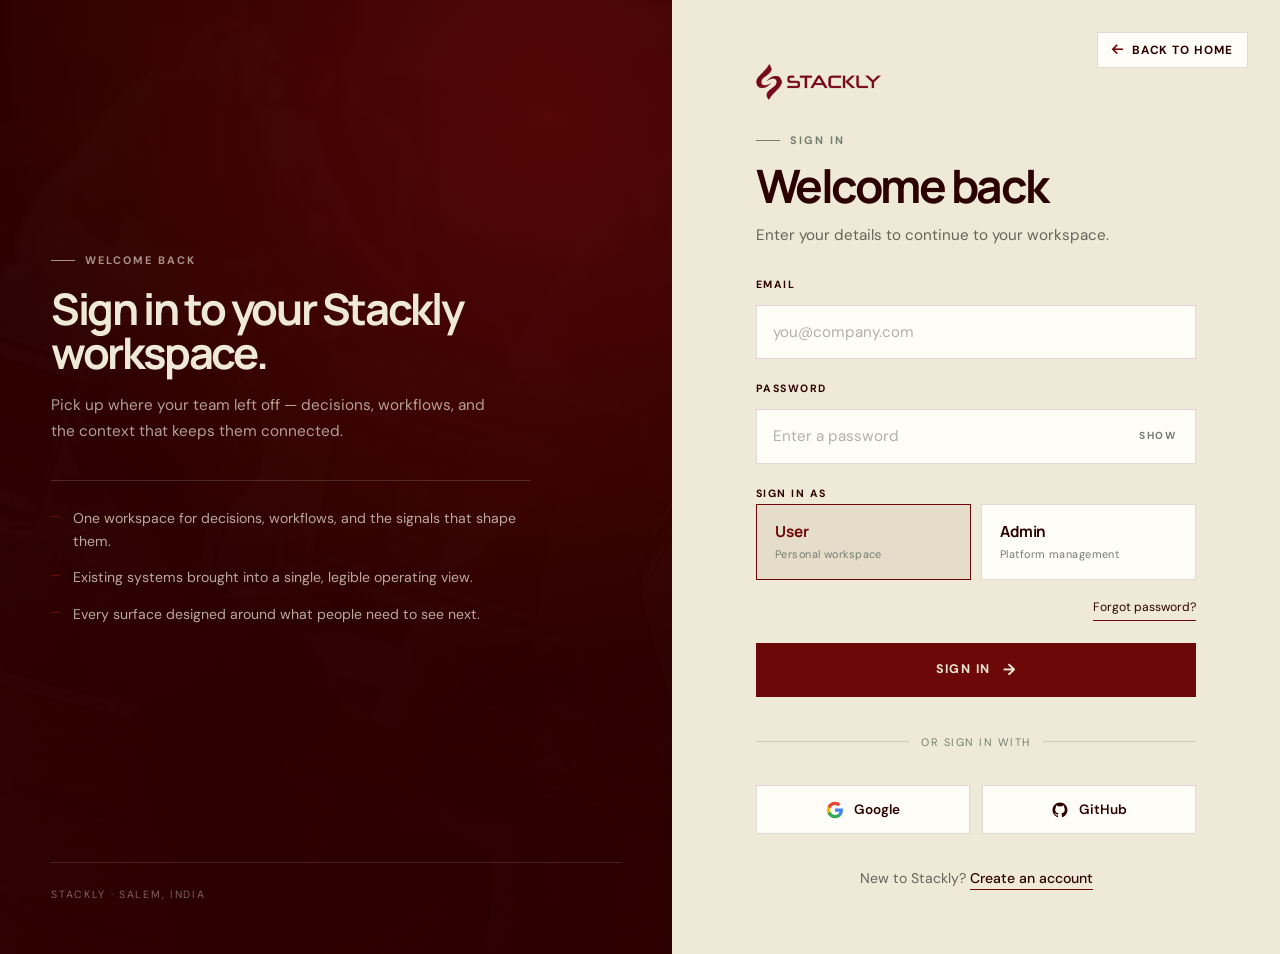
<file: html/login.html>
<!doctype html>
<html lang="en">

<head>
    <meta charset="utf-8">
    <meta name="viewport" content="width=device-width, initial-scale=1">
    <meta name="theme-color" content="#2D0000">
    <meta name="description"
        content="Sign in to your Stackly workspace — a front-end demonstration only. No credentials are transmitted, stored, or validated.">
    <meta name="robots" content="noindex">
    <title>Sign in — Stackly</title>
    <link rel="preconnect" href="https://fonts.googleapis.com">
    <link rel="stylesheet" href="https://cdnjs.cloudflare.com/ajax/libs/font-awesome/6.5.1/css/all.min.css">
    <link rel="stylesheet" href="../global.css">
    <link rel="stylesheet" href="../css/login.css">
</head>

<body class="auth-page">

    <div class="auth">

        <!-- ============ BRAND PANEL ============ -->
        <aside class="auth-brand">
            <div class="auth-brand__media" aria-hidden="true">
                <img src="../assets/photo_1522071820.webp"
                    alt="">
            </div>

            <div class="auth-brand__inner">
                <a class="auth-brand__logo" href="../index.html" aria-label="Stackly home">
                    <img src="../logo.webp" alt="Stackly">
                </a>

                <div class="auth-brand__copy">
                    <span class="eyebrow">Welcome back</span>
                    <h2 class="display">Sign in to your Stackly workspace.</h2>
                    <p>Pick up where your team left off — decisions, workflows, and the context that keeps them
                        connected.</p>
                </div>

                <ul class="auth-brand__points">
                    <li>One workspace for decisions, workflows, and the signals that shape them.</li>
                    <li>Existing systems brought into a single, legible operating view.</li>
                    <li>Every surface designed around what people need to see next.</li>
                </ul>

                <div class="auth-brand__footer">
                    <span>Stackly · Salem, India</span>
                   
                </div>
            </div>
        </aside>

        <!-- ============ FORM PANEL ============ -->
        <main class="auth-panel">
            <a class="auth-back-link" href="../index.html" aria-label="Back to home">
                <i class="fa-solid fa-arrow-left" aria-hidden="true"></i>
                <span class="auth-back-link__full">Back to home</span>
                <span class="auth-back-link__short">Home</span>
            </a>
            <div class="auth-panel__inner">

                <a class="auth-panel__logo" href="../index.html" aria-label="Stackly home">
                    <img src="../logo.webp" alt="Stackly">
                </a>

                <header class="auth-panel__head">
                    <span class="eyebrow">Sign in</span>
                    <h1 class="display">Welcome back</h1>
                    <p>Enter your details to continue to your workspace.</p>
                </header>

                <form class="auth-form" id="loginForm" novalidate>

                    <div class="auth-field">
                        <label for="login-email">Email</label>
                        <input type="email" id="login-email" name="email" autocomplete="email" required
                            inputmode="email" placeholder="you@company.com">
                    </div>

                    <div class="auth-field">
                        <label for="login-password">Password</label>
                        <div class="auth-field__wrap">
                            <input type="password" id="login-password" name="password"
                                autocomplete="current-password" required minlength="6"
                                placeholder="Enter a password">
                            <button type="button" class="auth-field__toggle" id="loginPasswordToggle"
                                aria-label="Show password" aria-pressed="false">
                                <span aria-hidden="true">Show</span>
                            </button>
                        </div>
                        
                    </div>

                    <fieldset class="auth-role">
                        <legend>Sign in as</legend>
                        <div class="auth-role__opts">
                            <label class="auth-role__opt">
                                <input type="radio" name="role" value="user" checked>
                                <span class="auth-role__pill">
                                    <strong>User</strong>
                                    <em>Personal workspace</em>
                                </span>
                            </label>
                            <label class="auth-role__opt">
                                <input type="radio" name="role" value="admin">
                                <span class="auth-role__pill">
                                    <strong>Admin</strong>
                                    <em>Platform management</em>
                                </span>
                            </label>
                        </div>
                    </fieldset>

                    <div class="auth-meta">
                        <a class="auth-inline-link" href="../404.html">Forgot password?</a>
                    </div>

                    <button class="auth-submit" type="submit">
                        <span>Sign in</span>
                    </button>

                    <p class="auth-status" id="loginStatus" role="status" aria-live="polite"></p>
                </form>

                <div class="auth-divider">
                    <span>or sign in with</span>
                </div>

                <div class="auth-social">
                    <a href="../404.html" class="auth-social__btn" aria-label="Sign in with Google">
                        <svg width="18" height="18" viewBox="0 0 24 24" fill="none" xmlns="http://www.w3.org/2000/svg">
                            <path d="M22.56 12.25c0-.78-.07-1.53-.2-2.25H12v4.26h5.92c-.26 1.37-1.04 2.53-2.21 3.31v2.77h3.57c2.08-1.92 3.28-4.74 3.28-8.09z" fill="#4285F4"/>
                            <path d="M12 23c2.97 0 5.46-.98 7.28-2.66l-3.57-2.77c-.98.66-2.23 1.06-3.71 1.06-2.86 0-5.29-1.93-6.16-4.53H2.18v2.84C3.99 20.53 7.7 23 12 23z" fill="#34A853"/>
                            <path d="M5.84 14.1c-.22-.66-.35-1.36-.35-2.1s.13-1.44.35-2.1V7.06H2.18C1.43 8.55 1 10.22 1 12s.43 3.45 1.18 4.94l2.85-2.22.81-.62z" fill="#FBBC05"/>
                            <path d="M12 5.38c1.62 0 3.06.56 4.21 1.64l3.15-3.15C17.45 2.09 14.97 1 12 1 7.7 1 3.99 3.47 2.18 7.06l3.66 2.84c.87-2.6 3.3-4.52 6.16-4.52z" fill="#EA4335"/>
                        </svg>
                        <span>Google</span>
                    </a>
                    <a href="../404.html" class="auth-social__btn" aria-label="Sign in with GitHub">
                        <svg width="18" height="18" viewBox="0 0 24 24" fill="currentColor">
                            <path fill-rule="evenodd" clip-rule="evenodd" d="M12 2C6.477 2 2 6.484 2 12.017c0 4.425 2.865 8.18 6.839 9.504.5.092.682-.217.682-.483 0-.237-.008-.868-.013-1.703-2.782.605-3.369-1.343-3.369-1.343-.454-1.158-1.11-1.466-1.11-1.466-.908-.62.069-.608.069-.608 1.003.07 1.53 1.032 1.53 1.032.892 1.53 2.341 1.088 2.91.832.092-.647.35-1.088.636-1.338-2.22-.253-4.555-1.113-4.555-4.951 0-1.093.39-1.988 1.029-2.688-.103-.253-.446-1.272.098-2.65 0 0 .84-.27 2.75 1.026A9.564 9.564 0 0112 6.844c.85.004 1.705.115 2.504.337 1.909-1.296 2.747-1.027 2.747-1.027.546 1.379.202 2.398.1 2.651.64.7 1.028 1.595 1.028 2.688 0 3.848-2.339 4.695-4.566 4.943.359.309.678.92.678 1.855 0 1.338-.012 2.419-.012 2.747 0 .268.18.58.688.482A10.019 10.019 0 0022 12.017C22 6.484 17.522 2 12 2z"/>
                        </svg>
                        <span>GitHub</span>
                    </a>
                </div>

                <p class="auth-switch">New to Stackly? <a href="signup.html">Create an account</a></p>

            </div>
        </main>

    </div>

    <script src="https://cdnjs.cloudflare.com/ajax/libs/gsap/3.12.5/gsap.min.js"></script>
    <script>
        (function () {
            /* ---------- password visibility toggle ---------- */
            const pwdToggle = document.getElementById('loginPasswordToggle');
            const pwdInput = document.getElementById('login-password');

            if (pwdToggle && pwdInput) {
                pwdToggle.addEventListener('click', () => {
                    const show = pwdInput.type === 'password';
                    pwdInput.type = show ? 'text' : 'password';
                    pwdToggle.setAttribute('aria-pressed', String(show));
                    pwdToggle.setAttribute('aria-label', show ? 'Hide password' : 'Show password');
                    const label = pwdToggle.querySelector('span');
                    if (label) label.textContent = show ? 'Hide' : 'Show';
                });
            }

            /* ---------- demo sign-in ---------- */
            const form = document.getElementById('loginForm');
            const status = document.getElementById('loginStatus');

            if (form && status) {
                window.addEventListener('pageshow', () => {
                    status.textContent = '';
                    status.className = 'auth-status';
                });
                form.addEventListener('submit', (e) => {
                    e.preventDefault();

                    if (!form.reportValidity()) {
                        status.textContent = 'Please complete the required fields before continuing.';
                        status.className = 'auth-status is-error';
                        return;
                    }

                    const emailInput = document.getElementById('login-email');
                    const email = (emailInput.value || '').trim();
                    const local = email.includes('@') ? email.split('@')[0] : email;
                    const roleInput = form.querySelector('input[name="role"]:checked');
                    const role = roleInput ? roleInput.value : 'user';

                    /* Only the email local-part and role are stored.
                       No password, no full email, nothing sensitive. */
                    try {
                        if (local) sessionStorage.setItem('stackly.name', local);
                        sessionStorage.setItem('stackly.role', role);
                    } catch (err) {
                        /* sessionStorage may be unavailable — proceed regardless */
                    }

                    const label = local ? ('Welcome back, ' + local + '.') : 'Welcome back.';
                    status.textContent = label + ' Signing you in…';
                    status.className = 'auth-status is-success';

                    window.setTimeout(() => {
                        window.location.href = role === 'admin' ? 'admin.html' : 'user.html';
                    }, 550);
                });
            }

            /* ---------- subtle entrance ---------- */
            const reduce = window.matchMedia('(prefers-reduced-motion: reduce)').matches;
            if (window.gsap && !reduce) {
                gsap.from('.auth-brand__inner > *', {
                    x: -28, opacity: 0, duration: .9, stagger: .08, ease: 'power3.out', delay: .1
                });
                gsap.from('.auth-panel__inner > *', {
                    x: 28, opacity: 0, duration: .9, stagger: .07, ease: 'power3.out', delay: .2
                });
            }
        })();
    </script>
</body>

</html>
</file>
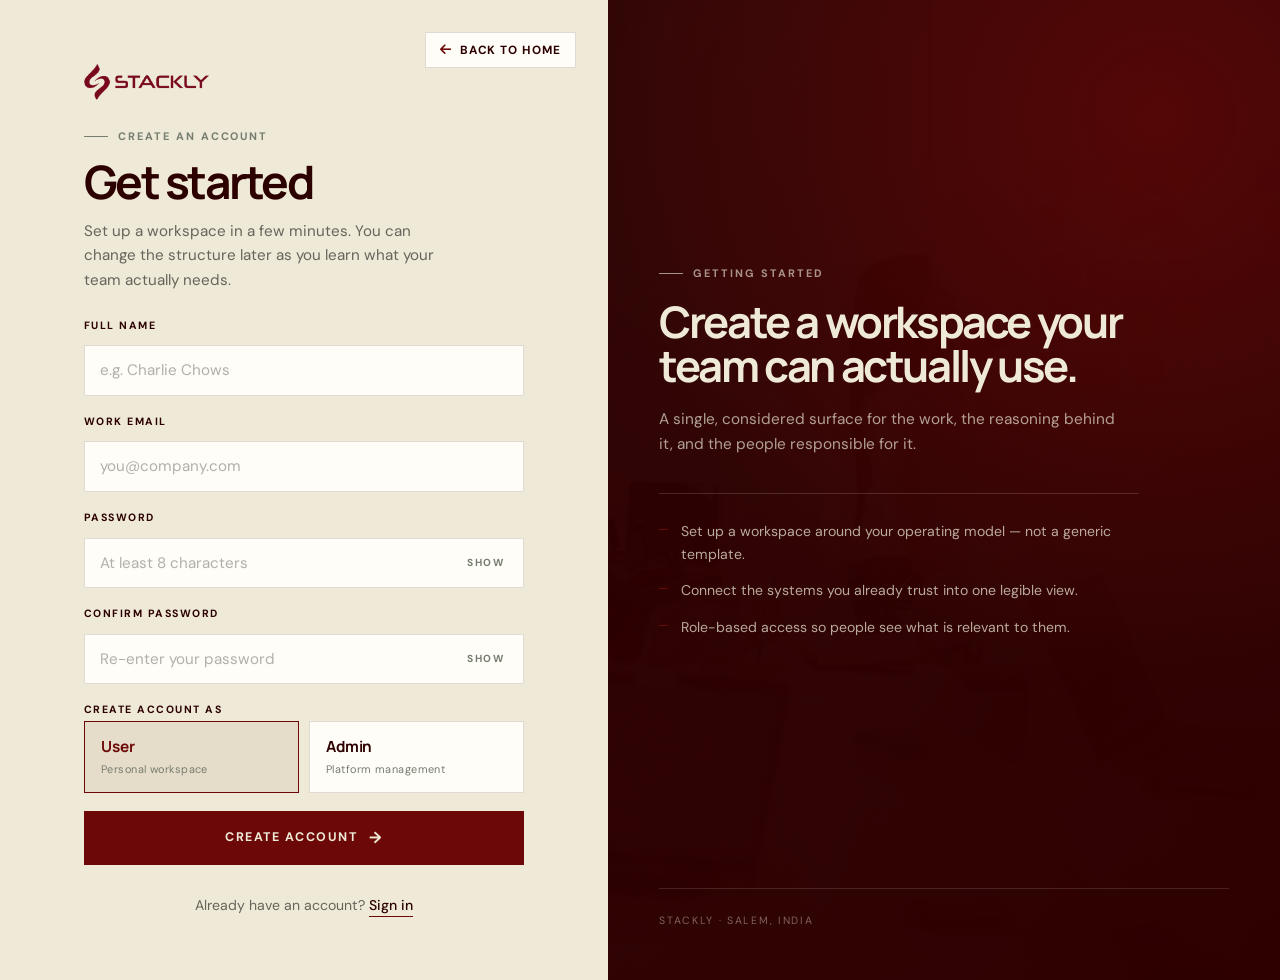
<file: html/signup.html>
<!doctype html>
<html lang="en">

<head>
    <meta charset="utf-8">
    <meta name="viewport" content="width=device-width, initial-scale=1">
    <meta name="theme-color" content="#2D0000">
    <meta name="description"
        content="Create a Stackly account — a front-end demonstration only. No credentials are transmitted, stored, or validated.">
    <meta name="robots" content="noindex">
    <title>Create an account — Stackly</title>
    <link rel="preconnect" href="https://fonts.googleapis.com">
    <link rel="stylesheet" href="https://cdnjs.cloudflare.com/ajax/libs/font-awesome/6.5.1/css/all.min.css">
    <link rel="stylesheet" href="../global.css">
    <link rel="stylesheet" href="../css/login.css">
    <link rel="stylesheet" href="../css/signup.css">
</head>

<body class="auth-page">

    <div class="auth auth--signup">

        <!-- ============ BRAND PANEL (right on desktop) ============ -->
        <aside class="auth-brand">
            <div class="auth-brand__media" aria-hidden="true">
                <img src="../assets/photo_1552664730.webp"
                    alt="">
            </div>

            <div class="auth-brand__inner">
                <a class="auth-brand__logo" href="../index.html" aria-label="Stackly home">
                    <img src="../logo.webp" alt="Stackly">
                </a>

                <div class="auth-brand__copy">
                    <span class="eyebrow">Getting started</span>
                    <h2 class="display">Create a workspace your team can actually use.</h2>
                    <p>A single, considered surface for the work, the reasoning behind it, and the people responsible
                        for it.</p>
                </div>

                <ul class="auth-brand__points">
                    <li>Set up a workspace around your operating model — not a generic template.</li>
                    <li>Connect the systems you already trust into one legible view.</li>
                    <li>Role-based access so people see what is relevant to them.</li>
                </ul>

                <div class="auth-brand__footer">
                    <span>Stackly · Salem, India</span>
                   
                </div>
            </div>
        </aside>

        <!-- ============ FORM PANEL (left on desktop) ============ -->
        <main class="auth-panel">
            <a class="auth-back-link" href="../index.html" aria-label="Back to home">
                <i class="fa-solid fa-arrow-left" aria-hidden="true"></i>
                <span class="auth-back-link__full">Back to home</span>
                <span class="auth-back-link__short">Home</span>
            </a>
            <div class="auth-panel__inner">

                <a class="auth-panel__logo" href="../index.html" aria-label="Stackly home">
                    <img src="../logo.webp" alt="Stackly">
                </a>

                <header class="auth-panel__head">
                    <span class="eyebrow">Create an account</span>
                    <h1 class="display">Get started</h1>
                    <p>Set up a workspace in a few minutes. You can change the structure later as you learn what your
                        team actually needs.</p>
                </header>

                <form class="auth-form" id="signupForm" novalidate>

                    <div class="auth-field">
                        <label for="signup-name">Full name</label>
                        <input type="text" id="signup-name" name="name" autocomplete="name" required
                            placeholder="e.g. Charlie Chows">
                    </div>

                    <div class="auth-field">
                        <label for="signup-email">Work email</label>
                        <input type="email" id="signup-email" name="email" autocomplete="email" required
                            inputmode="email" placeholder="you@company.com">
                    </div>

                    <div class="auth-field">
                        <label for="signup-password">Password</label>
                        <div class="auth-field__wrap">
                            <input type="password" id="signup-password" name="password"
                                autocomplete="new-password" required minlength="8"
                                placeholder="At least 8 characters">
                            <button type="button" class="auth-field__toggle" id="signupPasswordToggle"
                                aria-label="Show password" aria-pressed="false">
                                <span aria-hidden="true">Show</span>
                            </button>
                        </div>
                        
                    </div>

                    <div class="auth-field">
                        <label for="signup-confirm">Confirm password</label>
                        <div class="auth-field__wrap">
                            <input type="password" id="signup-confirm" name="confirm"
                                autocomplete="new-password" required minlength="8"
                                placeholder="Re-enter your password">
                            <button type="button" class="auth-field__toggle" id="signupConfirmToggle"
                                aria-label="Show password" aria-pressed="false">
                                <span aria-hidden="true">Show</span>
                            </button>
                        </div>
                    </div>

                    <fieldset class="auth-role">
                        <legend>Create account as</legend>
                        <div class="auth-role__opts">
                            <label class="auth-role__opt">
                                <input type="radio" name="role" value="user" checked>
                                <span class="auth-role__pill">
                                    <strong>User</strong>
                                    <em>Personal workspace</em>
                                </span>
                            </label>
                            <label class="auth-role__opt">
                                <input type="radio" name="role" value="admin">
                                <span class="auth-role__pill">
                                    <strong>Admin</strong>
                                    <em>Platform management</em>
                                </span>
                            </label>
                        </div>
                    </fieldset>



                    <button class="auth-submit" type="submit">
                        <span>Create account</span>
                    </button>

                    <p class="auth-status" id="signupStatus" role="status" aria-live="polite"></p>
                </form>

                <p class="auth-switch">Already have an account? <a href="login.html">Sign in</a></p>

            </div>
        </main>

    </div>

    <script src="https://cdnjs.cloudflare.com/ajax/libs/gsap/3.12.5/gsap.min.js"></script>
    <script>
        (function () {
            /* ---------- password visibility toggles ---------- */
            function bindToggle(buttonId, inputId) {
                const btn = document.getElementById(buttonId);
                const input = document.getElementById(inputId);
                if (!btn || !input) return;
                btn.addEventListener('click', () => {
                    const show = input.type === 'password';
                    input.type = show ? 'text' : 'password';
                    btn.setAttribute('aria-pressed', String(show));
                    btn.setAttribute('aria-label', show ? 'Hide password' : 'Show password');
                    const label = btn.querySelector('span');
                    if (label) label.textContent = show ? 'Hide' : 'Show';
                });
            }

            bindToggle('signupPasswordToggle', 'signup-password');
            bindToggle('signupConfirmToggle', 'signup-confirm');

            /* ---------- demo sign-up ---------- */
            const form = document.getElementById('signupForm');
            const status = document.getElementById('signupStatus');

            if (form && status) {
                form.addEventListener('submit', (e) => {
                    e.preventDefault();

                    if (!form.reportValidity()) {
                        status.textContent = 'Please complete the required fields before continuing.';
                        status.className = 'auth-status is-error';
                        return;
                    }

                    const password = document.getElementById('signup-password').value;
                    const confirm = document.getElementById('signup-confirm').value;

                    if (password !== confirm) {
                        status.textContent = 'Passwords do not match. Please re-enter them.';
                        status.className = 'auth-status is-error';
                        const confirmInput = document.getElementById('signup-confirm');
                        confirmInput.focus();
                        confirmInput.select();
                        return;
                    }

                    const email = (document.getElementById('signup-email').value || '').trim();
                    const local = email.includes('@') ? email.split('@')[0] : email;
                    const roleInput = form.querySelector('input[name="role"]:checked');
                    const role = roleInput ? roleInput.value : 'user';

                    /* Only the email local-part and role are stored.
                       No password, no full email, nothing sensitive. */
                    try {
                        if (local) sessionStorage.setItem('stackly.name', local);
                        sessionStorage.setItem('stackly.role', role);
                    } catch (err) {
                        /* sessionStorage may be unavailable — proceed regardless */
                    }

                    const label = local ? ('Welcome, ' + local + '.') : 'Welcome.';
                    status.textContent = label + ' Creating your workspace… (demo only)';
                    status.className = 'auth-status is-success';

                    window.setTimeout(() => {
                        window.location.href = role === 'admin' ? 'admin.html' : 'user.html';
                    }, 650);
                });
            }

            /* ---------- subtle entrance ---------- */
            const reduce = window.matchMedia('(prefers-reduced-motion: reduce)').matches;
            if (window.gsap && !reduce) {
                gsap.from('.auth-panel__inner > *', {
                    x: -28, opacity: 0, duration: .9, stagger: .07, ease: 'power3.out', delay: .1
                });
                gsap.from('.auth-brand__inner > *', {
                    x: 28, opacity: 0, duration: .9, stagger: .08, ease: 'power3.out', delay: .2
                });
            }
        })();
    </script>
</body>

</html>
</file>
<file: global.css>
@import url('https://fonts.googleapis.com/css2?family=DM+Sans:wght@400;500;600;700&family=Manrope:wght@400;500;600;700;800&display=swap');

:root {
    --ink: #2D0000;
    --red: #6D0808;
    --olive: #757D6F;
    --ivory: #EEEAD7;
    --white: #fffdf7;
    --line: rgba(45, 0, 0, .14);
    --line-light: rgba(238, 234, 215, .18);
    --muted: #66645b;
    --header-h: 82px;
    --container: min(1380px, calc(100% - 96px));
    --display: 'Manrope', Arial, sans-serif;
    --body: 'DM Sans', Arial, sans-serif;
    --ease: cubic-bezier(.22, .8, .2, 1);
}

* {
    box-sizing: border-box;
    margin: 0;
    padding: 0
}

html {
    scroll-behavior: smooth;
    overflow-x: hidden
}

body {
    font-family: var(--body);
    color: var(--ink);
    background: var(--ivory);
    line-height: 1.55;
    overflow-x: hidden
}

body.menu-open {
    overflow: hidden
}

a {
    color: inherit;
    text-decoration: none
}

button,
input,
textarea,
select {
    font: inherit
}

button {
    border: 0;
    background: none;
    color: inherit;
    cursor: pointer
}

img {
    display: block;
    max-width: 100%
}

.site-header {
    position: fixed;
    z-index: 1000;
    top: 0;
    left: 0;
    width: 100%;
    height: var(--header-h);
    color: var(--ivory);
    mix-blend-mode: normal;
    transition: background .4s var(--ease), color .4s var(--ease), border-color .4s var(--ease);
    border-bottom: 1px solid transparent
}

.site-header.scrolled {
    background: rgba(45, 0, 0, .96);
    border-color: rgba(238, 234, 215, .12);
    backdrop-filter: blur(16px)
}

.site-header__inner {
    width: var(--container);
    height: 100%;
    margin: auto;
    display: flex;
    align-items: center;
    justify-content: space-between;
    gap: 32px
}

.brand {
    display: inline-flex;
    align-items: center;
    gap: 12px;
    flex: 1 1 0;
}

.brand img {
    width: 105px;
    height: auto;
    filter: brightness(0) invert(1)
}

.brand span {
    display: none
}

.desktop-nav {
    display: flex;
    align-items: center;
    justify-content: center;
    gap: 30px;
    font-size: .78rem;
    font-weight: 600;
    letter-spacing: .04em
}

.desktop-nav a {
    position: relative;
    padding: 10px 0;
    opacity: .86;
    transition: opacity .25s ease
}

.desktop-nav a:hover,
.desktop-nav a.active {
    opacity: 1
}

.desktop-nav a::after {
    content: '';
    position: absolute;
    left: 0;
    bottom: 4px;
    width: 100%;
    height: 1px;
    background: var(--ivory);
    transform: scaleX(0);
    transform-origin: right;
    transition: transform .35s var(--ease)
}

.desktop-nav a:hover::after,
.desktop-nav a.active::after {
    transform: scaleX(1);
    transform-origin: left
}

.header-right {
    display: flex;
    align-items: center;
    justify-content: flex-end;
    gap: 16px;
    flex: 1 1 0;
}

.header-login {
    border: 1px solid rgba(238, 234, 215, .35);
    padding: 11px 18px !important
}

.header-login::after {
    display: none
}

.menu-toggle {
    display: none;
    width: 44px;
    height: 44px;
    border: 1px solid rgba(238, 234, 215, .3);
    align-items: center;
    justify-content: center;
    flex-direction: column;
    gap: 5px
}

.menu-toggle span {
    width: 18px;
    height: 1px;
    background: currentColor;
    transition: transform .3s ease
}

.mobile-menu {
    position: fixed;
    z-index: 1100;
    inset: 0;
    background: var(--ink);
    color: var(--ivory);
    display: flex;
    flex-direction: column;
    padding: 28px 6vw;
    visibility: hidden;
    opacity: 0;
    pointer-events: none
}

.mobile-menu.is-open {
    visibility: visible;
    opacity: 1;
    pointer-events: auto
}

.mobile-menu__top {
    display: flex;
    justify-content: space-between;
    align-items: center
}

.mobile-menu__logo {
    width: 110px;
    filter: brightness(0) invert(1)
}

.mobile-menu__close {
    width: 44px;
    height: 44px;
    border: 1px solid rgba(238, 234, 215, .3);
    font-size: 1.5rem
}

.mobile-menu__nav {
    margin: auto 0
}

.mobile-menu__nav a {
    display: block;
    font-family: var(--display);
    font-size: clamp(2.2rem, 8vw, 4.8rem);
    line-height: 1.05;
    font-weight: 700;
    letter-spacing: -.055em;
    padding: 7px 0;
    overflow: hidden
}

.mobile-menu__nav a span {
    display: inline-block
}

.mobile-menu__bottom {
    display: flex;
    justify-content: space-between;
    align-items: end;
    gap: 20px;
    padding-bottom: 20px;
    color: rgba(238, 234, 215, .62);
    font-size: .75rem;
    text-transform: uppercase;
    letter-spacing: .14em
}

.mobile-menu__login {
    color: var(--ivory);
    border-bottom: 1px solid var(--ivory);
    padding-bottom: 5px
}

.site-footer {
    background: var(--ink);
    color: var(--ivory);
    padding: 92px 0 28px
}

.site-footer__main {
    width: var(--container);
    margin: auto;
    display: grid;
    grid-template-columns: 1.5fr repeat(3, 1fr);
    gap: 60px
}

.footer-brand img {
    width: 125px;
    filter: brightness(0) invert(1);
    margin-bottom: 28px
}

.footer-brand p {
    max-width: 360px;
    color: rgba(238, 234, 215, .62);
    font-size: .95rem;
    margin-bottom: 20px
}

.footer-socials-brand {
    display: flex;
    align-items: center;
    gap: 16px
}

.footer-socials-brand a {
    display: flex;
    align-items: center;
    justify-content: center;
    width: 36px;
    height: 36px;
    border-radius: 50%;
    background: rgba(238, 234, 215, .06);
    border: 1px solid rgba(238, 234, 215, .15);
    color: var(--ivory);
    transition: background .3s ease, border-color .3s ease, transform .3s ease
}

.footer-socials-brand a:hover {
    background: var(--red);
    border-color: var(--red);
    transform: translateY(-2px)
}

.footer-socials-brand svg {
    width: 16px;
    height: 16px;
    fill: currentColor
}

.footer-title {
    font-size: .68rem;
    text-transform: uppercase;
    letter-spacing: .16em;
    color: var(--olive);
    margin-bottom: 20px
}

.footer-links {
    display: grid;
    gap: 10px;
    font-size: .88rem
}

.footer-links a {
    color: rgba(238, 234, 215, .82);
    transition: color .2s ease, transform .2s ease
}

.footer-links a:hover {
    color: var(--ivory);
    transform: translateX(4px)
}

.footer-contact-item {
    display: flex;
    align-items: center;
    gap: 10px;
    color: rgba(238, 234, 215, .82);
    transition: color .2s ease, transform .2s ease
}

.footer-contact-item:hover {
    color: var(--ivory);
    transform: translateX(4px)
}

.footer-contact-item svg {
    width: 16px;
    height: 16px;
    flex-shrink: 0;
    fill: currentColor
}

.site-footer__bottom {
    width: var(--container);
    margin: 70px auto 0;
    padding-top: 20px;
    border-top: 1px solid var(--line-light);
    display: flex;
    justify-content: space-between;
    gap: 30px;
    color: rgba(238, 234, 215, .45);
    font-size: .72rem
}

.footer-legal-links {
    display: flex;
    gap: 18px
}

.footer-legal-links a {
    color: rgba(238, 234, 215, .65);
    transition: color .2s ease
}

.footer-legal-links a:hover {
    color: var(--ivory)
}

.container {
    width: var(--container);
    margin-inline: auto
}

.eyebrow {
    display: inline-flex;
    align-items: center;
    gap: 10px;
    font-size: .68rem;
    text-transform: uppercase;
    letter-spacing: .18em;
    font-weight: 700;
    color: var(--olive)
}

.eyebrow::before {
    content: '';
    width: 24px;
    height: 1px;
    background: currentColor
}

.display {
    font-family: var(--display);
    font-weight: 700;
    letter-spacing: -.065em;
    line-height: .98
}

.btn {
    display: inline-flex;
    align-items: center;
    justify-content: center;
    gap: 13px;
    min-height: 52px;
    padding: 0 22px;
    border: 1px solid var(--red);
    font-size: .76rem;
    text-transform: uppercase;
    letter-spacing: .1em;
    font-weight: 700;
    transition: background .3s ease, color .3s ease, border-color .3s ease, transform .3s var(--ease)
}

.btn::after {
    content: '↗';
    font-size: 1rem;
    line-height: 0;
    transition: transform .3s var(--ease)
}

.btn:hover {
    transform: translateY(-3px)
}

.btn:hover::after {
    transform: translate(3px, -3px)
}

.btn--solid {
    background: var(--red);
    color: var(--ivory)
}

.btn--solid:hover {
    background: var(--ink);
    border-color: var(--ink)
}

.btn--light {
    background: var(--ivory);
    color: var(--ink);
    border-color: var(--ivory)
}

.btn--light:hover {
    background: transparent;
    color: var(--ivory);
    border-color: rgba(238, 234, 215, .6)
}

.btn--ghost {
    background: transparent;
    color: var(--red)
}

.btn--ghost:hover {
    background: var(--red);
    color: var(--ivory)
}

.section-pad {
    padding: clamp(90px, 10vw, 160px) 0
}

.media-frame {
    overflow: hidden;
    position: relative;
    background: var(--olive)
}

.media-frame img {
    width: 100%;
    height: 100%;
    object-fit: cover;
    transition: transform 1.2s var(--ease)
}

.media-frame:hover img {
    transform: scale(1.04)
}

.reveal-left,
.reveal-right,
.reveal-up,
.reveal-image-left,
.reveal-image-right,
.clip-reveal {
    will-change: transform, opacity
}

.focus-ring:focus-visible,
a:focus-visible,
button:focus-visible,
input:focus-visible,
textarea:focus-visible {
    outline: 2px solid var(--ivory);
    outline-offset: 4px
}

@media(max-width:900px) {
    :root {
        --container: min(100% - 44px, 700px)
    }

    .desktop-nav {
        display: none
    }

    .header-login {
        display: none
    }

    .menu-toggle {
        display: flex
    }

    .site-footer__main {
        grid-template-columns: 1fr 1fr;
        gap: 44px
    }

    .footer-brand {
        grid-column: 1/-1;
        display: flex;
        flex-direction: column;
        align-items: center;
        text-align: center
    }

    .footer-brand img {
        margin: 0 auto 28px
    }

    .footer-socials-brand {
        justify-content: center
    }

    .site-footer__bottom {
        flex-direction: column;
        align-items: center;
        text-align: center;
        margin-top: 50px
    }
}

@media(max-width:600px) {
    :root {
        --container: calc(100% - 32px);
        --header-h: 72px
    }

    .brand img {
        width: 92px
    }

    .site-footer {
        padding: 70px 0 24px
    }

    .site-footer__main {
        grid-template-columns: 1fr;
        gap: 36px;
        text-align: center
    }

    .footer-brand {
        grid-column: auto;
        display: flex;
        flex-direction: column;
        align-items: center;
        text-align: center
    }

    .footer-links {
        justify-content: center;
        justify-items: center
    }

    .footer-contact-item {
        justify-content: center
    }

    .site-footer__bottom {
        font-size: .68rem
    }

    .mobile-menu {
        padding: 22px 7vw
    }

    .mobile-menu__bottom {
        align-items: flex-start;
        flex-direction: column
    }

    .btn {
        width: 100%
    }
}

@media(prefers-reduced-motion:reduce) {
    html {
        scroll-behavior: auto
    }

    .media-frame img,
    .btn,
    .desktop-nav a,
    .footer-links a {
        transition: none
    }

    .reveal-left,
    .reveal-right,
    .reveal-up,
    .reveal-image-left,
    .reveal-image-right,
    .clip-reveal {
        transform: none !important;
        opacity: 1 !important;
        clip-path: none !important
    }
}
</file>
<file: css/login.css>
/* ============================================================
   STACKLY — AUTH BASE STYLES
   Shared by html/login.html and html/signup.html
   Signup-specific overrides live in css/signup.css
   ============================================================ */

/* ------------------------------------------------------------
   PAGE
   ------------------------------------------------------------ */
.auth-page {
    background: var(--ivory);
    color: var(--ink);
    min-height: 100svh;
}

.auth {
    display: grid;
    grid-template-columns: 1.05fr .95fr;
    min-height: 100svh;
    align-items: stretch;
}

/* ------------------------------------------------------------
   BRAND PANEL
   ------------------------------------------------------------ */
.auth-brand {
    position: relative;
    background: var(--ink);
    color: var(--ivory);
    overflow: hidden;
    display: flex;
}

.auth-brand__media {
    position: absolute;
    inset: 0;
    z-index: 0;
}

.auth-brand__media img {
    width: 100%;
    height: 100%;
    object-fit: cover;
    object-position: center;
    opacity: .26;
    filter: saturate(.75);
}

.auth-brand__media::after {
    content: '';
    position: absolute;
    inset: 0;
    background:
        radial-gradient(circle at 82% 12%, rgba(109, 8, 8, .58) 0%, transparent 55%),
        linear-gradient(140deg, rgba(45, 0, 0, .88) 0%, rgba(45, 0, 0, .97) 100%);
    pointer-events: none;
}

.auth-brand__inner {
    position: relative;
    z-index: 1;
    width: 100%;
    padding: clamp(32px, 4vw, 60px);
    display: flex;
    flex-direction: column;
    gap: 36px;
}

.auth-brand__logo {
    display: none;
    width: max-content;
}

.auth-brand__logo img {
    width: 110px;
    height: auto;
    filter: brightness(0) invert(1);
}

.auth-brand__copy {
    margin-top: auto;
    display: grid;
    gap: 18px;
    max-width: 520px;
}

.auth-brand__copy .eyebrow {
    color: var(--ivory);
    opacity: .62;
}

.auth-brand__copy .eyebrow::before {
    background: currentColor;
}

.auth-brand__copy h2 {
    font-size: clamp(1.9rem, 3.4vw, 3.4rem);
    letter-spacing: -.055em;
    line-height: 1.02;
    color: var(--ivory);
    max-width: 520px;
}

.auth-brand__copy p {
    color: rgba(238, 234, 215, .68);
    font-size: .96rem;
    line-height: 1.65;
    max-width: 460px;
}

.auth-brand__points {
    list-style: none;
    display: grid;
    gap: 14px;
    padding-top: 26px;
    border-top: 1px solid rgba(238, 234, 215, .16);
    max-width: 480px;
}

.auth-brand__points li {
    position: relative;
    padding-left: 22px;
    font-size: .88rem;
    line-height: 1.6;
    color: rgba(238, 234, 215, .72);
}

.auth-brand__points li::before {
    content: '';
    position: absolute;
    left: 0;
    top: 9px;
    width: 9px;
    height: 1px;
    background: var(--red);
}

.auth-brand__footer {
    margin-top: auto;
    display: flex;
    justify-content: space-between;
    gap: 20px;
    padding-top: 24px;
    border-top: 1px solid rgba(238, 234, 215, .14);
    font-size: .66rem;
    text-transform: uppercase;
    letter-spacing: .16em;
    color: rgba(238, 234, 215, .42);
}

/* ------------------------------------------------------------
   FORM PANEL
   ------------------------------------------------------------ */
.auth-panel {
    position: relative;
    background: var(--ivory);
    display: flex;
    align-items: center;
    justify-content: center;
    padding: clamp(36px, 5vw, 72px) clamp(24px, 4vw, 56px);
}

.auth-back-link {
    position: absolute;
    top: clamp(16px, 3vw, 32px);
    right: clamp(16px, 3vw, 32px);
    display: inline-flex;
    align-items: center;
    gap: 8px;
    font-size: .74rem;
    font-weight: 700;
    text-transform: uppercase;
    letter-spacing: .08em;
    color: var(--ink);
    text-decoration: none;
    padding: 8px 14px;
    border: 1px solid var(--line);
    background: var(--white);
    transition: border-color .25s ease, color .25s ease, background .25s ease, transform .25s var(--ease);
}

.auth-back-link i {
    font-size: .8rem;
    color: var(--red);
}

.auth-back-link__short {
    display: none;
}

.auth-back-link:hover {
    color: var(--red);
    border-color: var(--red);
    background: rgba(109, 8, 8, .04);
    transform: translateY(-1px);
}

.auth-back-link:focus-visible {
    outline: 2px solid var(--red);
    outline-offset: 2px;
}

.auth-panel__inner {
    width: 100%;
    max-width: 440px;
    display: grid;
    gap: 30px;
}

.auth-panel__logo {
    display: inline-block;
    margin-bottom: 2px;
}

.auth-panel__logo img {
    width: 125px;
    height: auto;
    filter: brightness(0) saturate(100%) invert(7%) sepia(95%) saturate(4000%) hue-rotate(340deg);
}

/* ------------------------------------------------------------
   SOCIAL LOGINS & DIVIDER
   ------------------------------------------------------------ */
.auth-social {
    display: grid;
    grid-template-columns: 1fr 1fr;
    gap: 12px;
}

.auth-social__btn {
    display: inline-flex;
    align-items: center;
    justify-content: center;
    gap: 10px;
    padding: 13px 16px;
    background: var(--white);
    border: 1px solid var(--line);
    color: var(--ink);
    font-size: .85rem;
    font-weight: 600;
    text-decoration: none;
    transition: border-color .25s ease, background .25s ease, transform .25s var(--ease);
}

.auth-social__btn:hover {
    border-color: var(--red);
    background: rgba(109, 8, 8, .04);
    color: var(--red);
    transform: translateY(-1px);
}

.auth-social__btn:focus-visible {
    outline: 2px solid var(--red);
    outline-offset: 2px;
}

.auth-divider {
    position: relative;
    text-align: center;
    margin: 2px 0;
}

.auth-divider::before {
    content: '';
    position: absolute;
    top: 50%;
    left: 0;
    right: 0;
    height: 1px;
    background: var(--line);
}

.auth-divider span {
    position: relative;
    background: var(--ivory);
    padding: 0 12px;
    font-size: .68rem;
    text-transform: uppercase;
    letter-spacing: .14em;
    color: var(--olive);
}

.auth-panel__head {
    display: grid;
    gap: 14px;
}

.auth-panel__head h1 {
    font-size: clamp(2.2rem, 3.6vw, 3.2rem);
    letter-spacing: -.055em;
    line-height: 1;
}

.auth-panel__head p {
    color: var(--muted);
    font-size: .95rem;
    line-height: 1.6;
    max-width: 380px;
}

/* ------------------------------------------------------------
   FORM
   ------------------------------------------------------------ */
.auth-form {
    display: grid;
    gap: 22px;
}

.auth-field {
    display: grid;
    gap: 9px;
}

.auth-field > label,
.auth-role legend {
    font-size: .66rem;
    text-transform: uppercase;
    letter-spacing: .14em;
    font-weight: 700;
    color: var(--ink);
    padding: 0;
    margin-bottom: 2px;
}

.auth-field__wrap {
    position: relative;
    display: grid;
}

.auth-field input,
.auth-field select,
.auth-field textarea {
    width: 100%;
    background: var(--white);
    border: 1px solid var(--line);
    color: var(--ink);
    padding: 15px 16px;
    font-size: .95rem;
    line-height: 1.5;
    transition: border-color .25s ease, box-shadow .25s ease, background .25s ease;
    appearance: none;
    border-radius: 0;
}

.auth-field textarea {
    resize: vertical;
    min-height: 120px;
}

.auth-field input::placeholder,
.auth-field textarea::placeholder {
    color: rgba(102, 100, 91, .5);
}

.auth-field input:hover,
.auth-field select:hover,
.auth-field textarea:hover {
    border-color: rgba(45, 0, 0, .28);
}

.auth-field input:focus,
.auth-field select:focus,
.auth-field textarea:focus {
    outline: none;
    border-color: var(--red);
    box-shadow: 0 0 0 3px rgba(109, 8, 8, .14);
}

.auth-field input:focus-visible,
.auth-field select:focus-visible,
.auth-field textarea:focus-visible {
    outline: 2px solid var(--red);
    outline-offset: 2px;
}

.auth-field input[type="password"] {
    padding-right: 78px;
}

.auth-field__toggle {
    position: absolute;
    top: 50%;
    right: 8px;
    transform: translateY(-50%);
    padding: 8px 12px;
    font-size: .64rem;
    text-transform: uppercase;
    letter-spacing: .14em;
    font-weight: 700;
    color: var(--olive);
    transition: color .25s ease;
}

.auth-field__toggle:hover {
    color: var(--red);
}

.auth-field__toggle:focus-visible {
    outline: 2px solid var(--red);
    outline-offset: 2px;
}

.auth-field__hint {
    font-size: .72rem;
    line-height: 1.55;
    color: #5C6655;
}

/* ------------------------------------------------------------
   ROLE RADIO GROUP
   ------------------------------------------------------------ */
.auth-role {
    border: 0;
    display: grid;
    gap: 12px;
    padding: 0;
    margin: 0;
}

.auth-role__opts {
    display: grid;
    grid-template-columns: 1fr 1fr;
    gap: 10px;
}

.auth-role__opt {
    position: relative;
    cursor: pointer;
    display: block;
}

.auth-role__opt input {
    position: absolute;
    opacity: 0;
    pointer-events: none;
}

.auth-role__pill {
    display: grid;
    gap: 4px;
    padding: 16px 18px;
    background: var(--white);
    border: 1px solid var(--line);
    transition: border-color .25s ease, background .25s ease;
}

.auth-role__pill strong {
    font: 700 .96rem var(--display);
    letter-spacing: -.01em;
    color: var(--ink);
}

.auth-role__pill em {
    font-style: normal;
    font-size: .68rem;
    color: var(--olive);
    letter-spacing: .04em;
}

.auth-role__opt:hover .auth-role__pill {
    border-color: rgba(109, 8, 8, .45);
}

.auth-role__opt input:focus-visible+.auth-role__pill {
    outline: 2px solid var(--red);
    outline-offset: 2px;
}

.auth-role__opt input:checked+.auth-role__pill {
    border-color: var(--red);
    background: rgba(109, 8, 8, .06);
}

.auth-role__opt input:checked+.auth-role__pill strong {
    color: var(--red);
}

/* ------------------------------------------------------------
   META ROW (forgot password, inline links)
   ------------------------------------------------------------ */
.auth-meta {
    display: flex;
    justify-content: flex-end;
    align-items: center;
    gap: 16px;
    margin-top: -4px;
}

.auth-inline-link {
    font-size: .76rem;
    color: var(--ink);
    border-bottom: 1px solid var(--red);
    padding-bottom: 3px;
    transition: color .25s ease;
}

.auth-inline-link:hover {
    color: var(--red);
}

/* ------------------------------------------------------------
   CHECKBOX ROW (used by signup)
   ------------------------------------------------------------ */
.auth-field--check {
    display: grid;
    grid-template-columns: 20px 1fr;
    gap: 12px;
    align-items: start;
    padding: 16px 0 4px;
    border-top: 1px solid var(--line);
}

.auth-field--check input {
    width: 18px;
    height: 18px;
    margin-top: 3px;
    accent-color: var(--red);
    cursor: pointer;
}

.auth-field--check label {
    text-transform: none;
    letter-spacing: 0;
    font-weight: 400;
    font-size: .82rem;
    line-height: 1.6;
    color: var(--muted);
    cursor: pointer;
}

.auth-field--check label a {
    color: var(--ink);
    border-bottom: 1px solid var(--red);
    padding-bottom: 2px;
}

.auth-field--check label a:hover {
    color: var(--red);
}

/* ------------------------------------------------------------
   SUBMIT BUTTON
   ------------------------------------------------------------ */
.auth-submit {
    display: inline-flex;
    align-items: center;
    justify-content: center;
    gap: 12px;
    min-height: 54px;
    padding: 0 26px;
    background: var(--red);
    color: var(--ivory);
    border: 1px solid var(--red);
    font-size: .78rem;
    text-transform: uppercase;
    letter-spacing: .12em;
    font-weight: 700;
    transition: background .3s ease, color .3s ease, border-color .3s ease, transform .3s var(--ease);
}

.auth-submit::after {
    content: '→';
    font-size: 1rem;
    line-height: 0;
    transition: transform .3s var(--ease);
}

.auth-submit:hover {
    background: var(--ink);
    border-color: var(--ink);
    transform: translateY(-2px);
}

.auth-submit:hover::after {
    transform: translateX(4px);
}

.auth-submit:focus-visible {
    outline: 2px solid var(--red);
    outline-offset: 4px;
}

/* ------------------------------------------------------------
   STATUS MESSAGE
   ------------------------------------------------------------ */
.auth-status {
    font-size: .82rem;
    line-height: 1.6;
    margin: 0;
    border-left: 2px solid transparent;
    padding-left: 0;
    transition: all .3s var(--ease);
}

.auth-status:empty {
    display: none;
}

.auth-status.is-success {
    border-left-color: var(--olive);
    padding-left: 14px;
    color: var(--ink);
}

.auth-status.is-error {
    border-left-color: var(--red);
    padding-left: 14px;
    color: var(--red);
}

/* ------------------------------------------------------------
   SWITCH + NOTICE
   ------------------------------------------------------------ */
.auth-switch {
    font-size: .88rem;
    color: var(--muted);
    text-align: center;
    padding-top: 4px;
}

.auth-switch a {
    color: var(--ink);
    border-bottom: 1px solid var(--red);
    padding-bottom: 2px;
    font-weight: 500;
    transition: color .25s ease;
}

.auth-switch a:hover {
    color: var(--red);
}

.auth-notice {
    font-size: .7rem;
    line-height: 1.65;
    color: var(--olive);
    padding: 16px 18px;
    border: 1px solid var(--line);
    background: rgba(117, 125, 111, .06);
    letter-spacing: .01em;
}

/* ------------------------------------------------------------
   RESPONSIVE
   ------------------------------------------------------------ */
@media (max-width: 950px) {

    .auth,
    .auth--signup {
        grid-template-columns: 1fr;
    }

    .auth-brand {
        display: none;
    }

    .auth-brand__inner {
        gap: 26px;
        padding: 32px 28px;
    }

    .auth-brand__copy h2 {
        font-size: clamp(1.7rem, 6vw, 2.4rem);
    }

    .auth-brand__copy p {
        font-size: .9rem;
    }

    .auth-brand__points {
        display: none;
    }

    .auth-brand__footer {
        margin-top: 0;
        padding-top: 20px;
    }

    .auth-panel__logo {
        display: block;
        margin-bottom: 4px;
    }

    .auth-panel {
        padding: 40px 24px 60px;
    }
}

@media (max-width: 600px) {

    .auth-back-link__full {
        display: none;
    }

    .auth-back-link__short {
        display: inline;
    }

    .auth-brand {
        min-height: 260px;
    }

    .auth-brand__inner {
        padding: 24px 22px;
        gap: 22px;
    }

    .auth-brand__logo img {
        width: 92px;
    }

    .auth-brand__copy {
        gap: 12px;
    }

    .auth-brand__copy h2 {
        font-size: clamp(1.55rem, 7.5vw, 2.1rem);
    }

    .auth-brand__copy p {
        font-size: .86rem;
    }

    .auth-brand__footer {
        flex-direction: column;
        gap: 6px;
    }

    .auth-panel {
        padding: 32px 20px 50px;
    }

    .auth-panel__inner {
        gap: 26px;
    }

    .auth-panel__head h1 {
        font-size: clamp(1.9rem, 9vw, 2.6rem);
    }

    .auth-role__opts {
        grid-template-columns: 1fr;
    }

    .auth-meta {
        justify-content: flex-start;
    }
}

/* ------------------------------------------------------------
   REDUCED MOTION
   ------------------------------------------------------------ */
@media (prefers-reduced-motion: reduce) {

    .auth-submit,
    .auth-submit::after,
    .auth-inline-link,
    .auth-switch a,
    .auth-field input,
    .auth-field textarea,
    .auth-field__toggle,
    .auth-role__pill,
    .auth-field--check label a {
        transition: none;
    }

    .auth-submit:hover {
        transform: none;
    }

    .auth-submit:hover::after {
        transform: none;
    }
}
</file>
<file: css/signup.css>
/* ============================================================
   STACKLY — SIGNUP PAGE OVERRIDES
   Loaded after css/login.css, only by html/signup.html
   ============================================================ */

/* ------------------------------------------------------------
   REVERSED SPLIT — form left, brand right on desktop
   (login.css default puts the brand panel first)
   ------------------------------------------------------------ */
.auth--signup {
    grid-template-columns: .95fr 1.05fr;
}

.auth--signup .auth-brand {
    order: 2;
}

.auth--signup .auth-panel {
    order: 1;
}

/* ------------------------------------------------------------
   TIGHTER FORM RHYTHM
   The signup form has more fields than login, so the vertical
   rhythm is slightly compressed to keep the panel balanced.
   ------------------------------------------------------------ */
.auth--signup .auth-panel__inner {
    gap: 26px;
}

.auth--signup .auth-form {
    gap: 18px;
}

.auth--signup .auth-field input {
    padding: 13px 15px;
}

.auth--signup .auth-field input[type="password"] {
    padding-right: 76px;
}

.auth--signup .auth-role__pill {
    padding: 14px 16px;
}

/* ------------------------------------------------------------
   MOBILE — restore brand-first stacking
   So mobile users get a compact brand strip above the form,
   matching the login page.
   ------------------------------------------------------------ */
@media (max-width: 950px) {

    .auth--signup .auth-brand {
        order: 1;
    }

    .auth--signup .auth-panel {
        order: 2;
    }

    .auth--signup .auth-form {
        gap: 20px;
    }
}

/* ------------------------------------------------------------
   REDUCED MOTION — nothing new to add beyond login.css
   ------------------------------------------------------------ */
</file>
